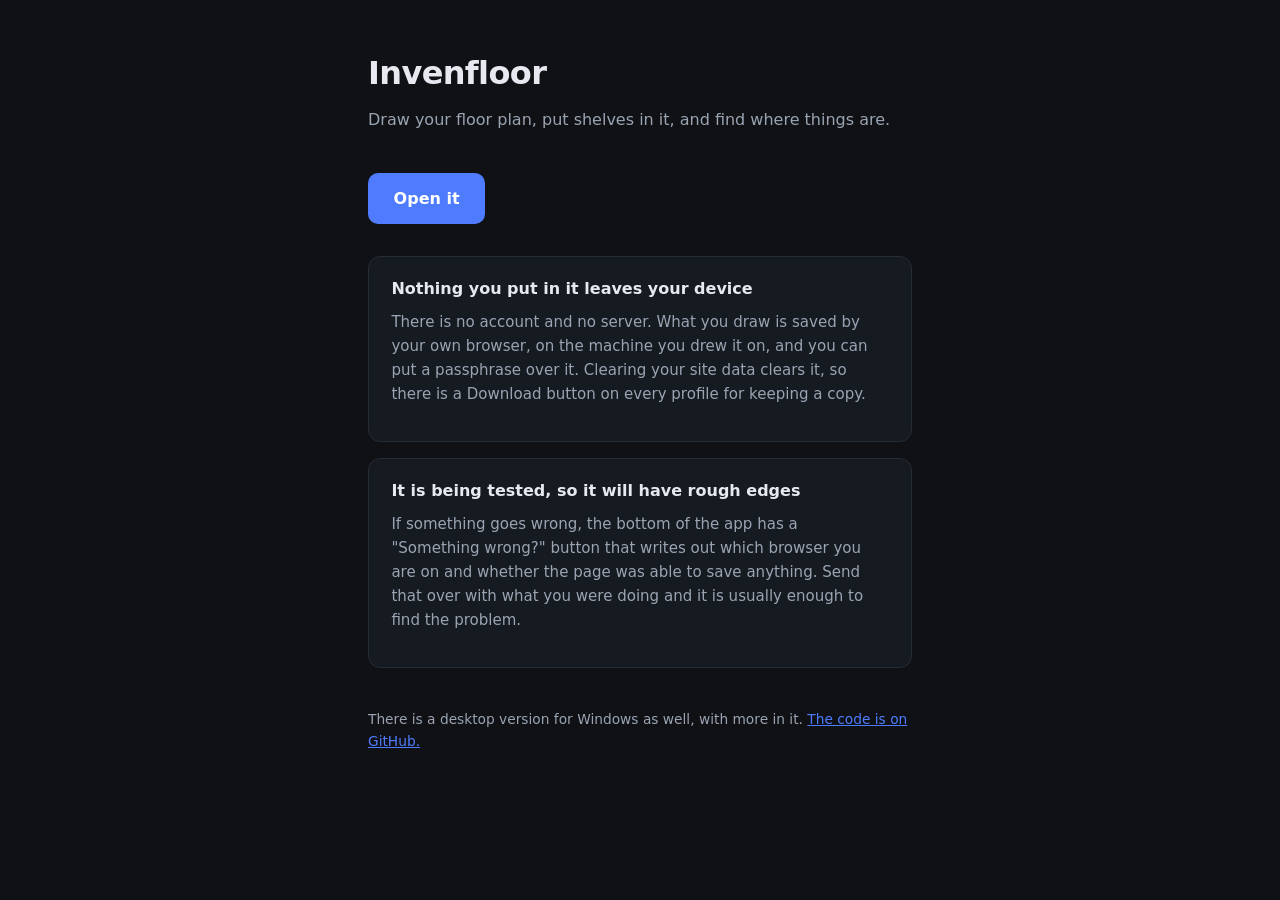
<file: index.html>
<!doctype html>
<html lang="en">
<head>
<meta charset="utf-8">
<meta name="viewport" content="width=device-width, initial-scale=1">
<meta name="color-scheme" content="dark light">
<title>Invenfloor</title>
<meta name="description" content="Draw your floor plan, put shelves in it, and
      find where things are. Everything stays in your own browser.">

<!--
  The front door, and the reason it exists is GitHub Pages.

  Pages will serve the root of a branch or a /docs folder, and nothing else.
  The app lives in web/, which is neither, so something at the root has to
  point at it. That could have been three lines of meta refresh.

  It is a page instead because of who follows the link. Somebody being asked
  to try this arrives knowing nothing, quite possibly on a phone, from a
  message that said "have a look at this". A bare redirect gives them an app
  with no idea what it is for or whether it is about to want their email
  address. A paragraph costs nothing and answers both.

  Styles are inline rather than shared with the app: this page has to work
  before anything else has loaded, and it is the page somebody sees if the
  rest of the site is broken.
-->
<style>
  :root {
    color-scheme: dark;
    --bg: #0f1115;
    --panel: #161a21;
    --text: #e6e9ef;
    --muted: #9aa4b2;
    --accent: #4f7cff;
    --border: #262c36;
  }
  * { box-sizing: border-box; }
  body {
    margin: 0;
    padding: 48px 20px;
    background: var(--bg);
    color: var(--text);
    font: 16px/1.6 system-ui, -apple-system, "Segoe UI", Roboto, sans-serif;
  }
  main { max-width: 34rem; margin: 0 auto; }
  h1 { font-size: 2rem; margin: 0 0 .25em; letter-spacing: -.02em; }
  .tagline { color: var(--muted); margin: 0 0 2rem; }
  p { margin: 0 0 1rem; }
  .muted { color: var(--muted); font-size: .94rem; }
  .go {
    display: inline-block;
    background: var(--accent);
    color: #fff;
    text-decoration: none;
    font-weight: 600;
    padding: .8em 1.6em;
    border-radius: 10px;
    margin: .5rem 0 2rem;
  }
  .go:hover { filter: brightness(1.1); }
  .card {
    background: var(--panel);
    border: 1px solid var(--border);
    border-radius: 12px;
    padding: 1.2rem 1.4rem;
    margin-bottom: 1rem;
  }
  .card h2 { font-size: 1rem; margin: 0 0 .5rem; }
  a { color: var(--accent); }
  footer { color: var(--muted); font-size: .86rem; margin-top: 2.5rem; }
</style>
</head>
<body>
<main>

  <h1>Invenfloor</h1>
  <p class="tagline">Draw your floor plan, put shelves in it, and find where
  things are.</p>

  <a class="go" href="web/">Open it</a>

  <div class="card">
    <h2>Nothing you put in it leaves your device</h2>
    <p class="muted">There is no account and no server. What you draw is saved
    by your own browser, on the machine you drew it on, and you can put a
    passphrase over it. Clearing your site data clears it, so there is a
    Download button on every profile for keeping a copy.</p>
  </div>

  <div class="card">
    <h2>It is being tested, so it will have rough edges</h2>
    <p class="muted">If something goes wrong, the bottom of the app has a
    "Something wrong?" button that writes out which browser you are on and
    whether the page was able to save anything. Send that over with what you
    were doing and it is usually enough to find the problem.</p>
  </div>

  <footer>
    There is a desktop version for Windows as well, with more in it.
    <a href="https://github.com/RealTotemG/Invenfloor">The code is on GitHub.</a>
  </footer>

</main>
</body>
</html>
</file>
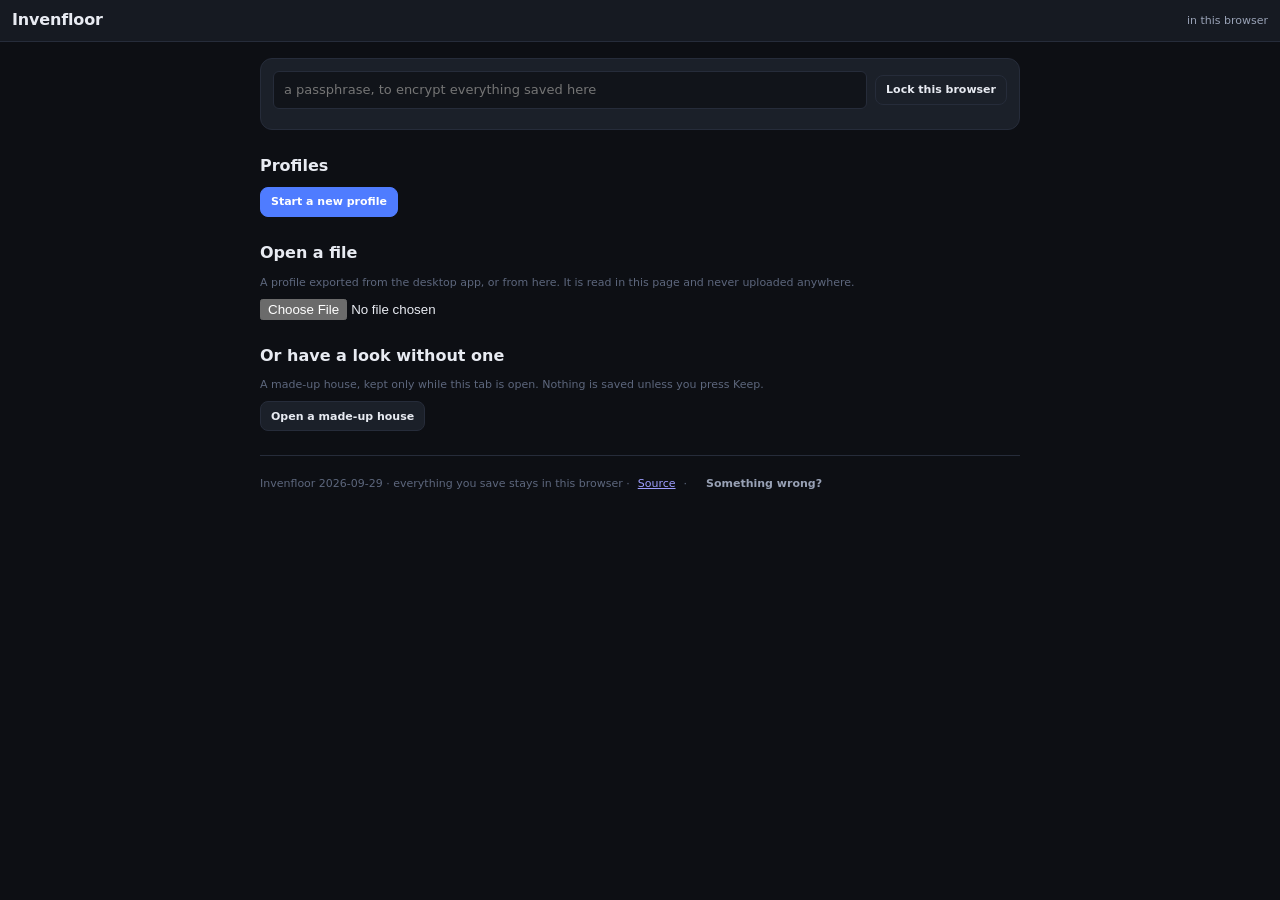
<file: web/index.html>
<!doctype html>
<html lang="en">
<head>
<meta charset="utf-8">
<meta name="viewport" content="width=device-width, initial-scale=1, viewport-fit=cover">
<meta name="color-scheme" content="dark">
<title>Invenfloor</title>
<meta name="description" content="Draw your floor plan, put shelves in it, and
      find where things are. Everything stays in your own browser.">

<!-- The icon, and the bits that let a phone keep this on its home screen.

     Worth the four lines: a stock count happens standing in the room holding
     a phone, and the difference between a bookmark and a home screen icon is
     whether anybody does it a second time. With the manifest below, Add to
     Home Screen on Android gives a proper standalone window with no browser
     chrome; apple-touch-icon is the same job on iOS, which ignores the
     manifest's icons and reads this instead.

     theme-color paints the phone's own status bar to match the app, so the
     top inch of the screen stops being a white stripe over a dark page. -->
<link rel="icon" href="invenfloor.png">
<link rel="apple-touch-icon" href="invenfloor.png">
<link rel="manifest" href="app.webmanifest">
<meta name="theme-color" content="#0d0f14">

<link rel="stylesheet" href="app.css">

<!--
  Invenfloor in a browser.

  THIS WILL NOT WORK IF YOU DOUBLE-CLICK IT.
  ------------------------------------------
  Opening it from Explorer gives the browser a file:// address, and browsers
  refuse to load ES modules over file:// for security reasons. The error in
  the console says "CORS policy" and has nothing to do with the code.

  In VS Code: install the Live Server extension, right-click this file and
  choose "Open with Live Server". Or put the folder on GitHub Pages, which is
  what the README next door explains.

  Every path in here and in the scripts is relative, so this works the same
  served from the root of a domain or from a folder inside one.

  dev.html next door is the workbench that checks the pieces underneath this.
-->
</head>
<body>

<div id="app">
  <!-- Every screen lives in here and is built by app.js. The markup is this
       short on purpose: one place that puts elements on the page beats markup
       here and more of it in the script, which is how a page ends up with two
       ideas about what it currently shows.

       What is inside it now is what somebody sees while the scripts load, and
       for good if they never do. A blank page gives a visitor nothing to do
       and gives you nothing to go on, so it says which of the two likely
       reasons it is. -->
  <noscript>
    <div class="pad"><div class="limit">
      <h1>Invenfloor</h1>
      <p class="note">This page is the whole program, so it needs JavaScript
      switched on. Nothing is sent anywhere either way: everything you make
      here is saved in your own browser and never uploaded.</p>
    </div></div>
  </noscript>
</div>

<script type="module" src="app.js"></script>

<script>
// If the module above never runs, the page sits there empty and a visitor has
// no way to tell a broken link from an old browser. ES modules are ignored
// outright by browsers that do not support them, and a network or path
// problem fails just as quietly, so this waits a moment and then says so.
//
// Deliberately not a module itself: it has to run in exactly the browsers
// that would not run the one above.
setTimeout(function () {
  var app = document.getElementById("app");
  if (app.querySelector(".screen") || app.querySelector(".bar")) return;
  app.innerHTML =
    '<div class="pad"><div class="limit">' +
    '<h1>Invenfloor</h1>' +
    '<p class="note">This did not start. Two things cause that almost every ' +
    'time: a browser more than a few years old, or the page having been ' +
    'opened straight off a disk instead of from a web address. Trying it in ' +
    'an up-to-date Chrome, Firefox, Safari or Edge fixes most of it.</p>' +
    '</div></div>';
}, 8000);
</script>
</body>
</html>
</file>
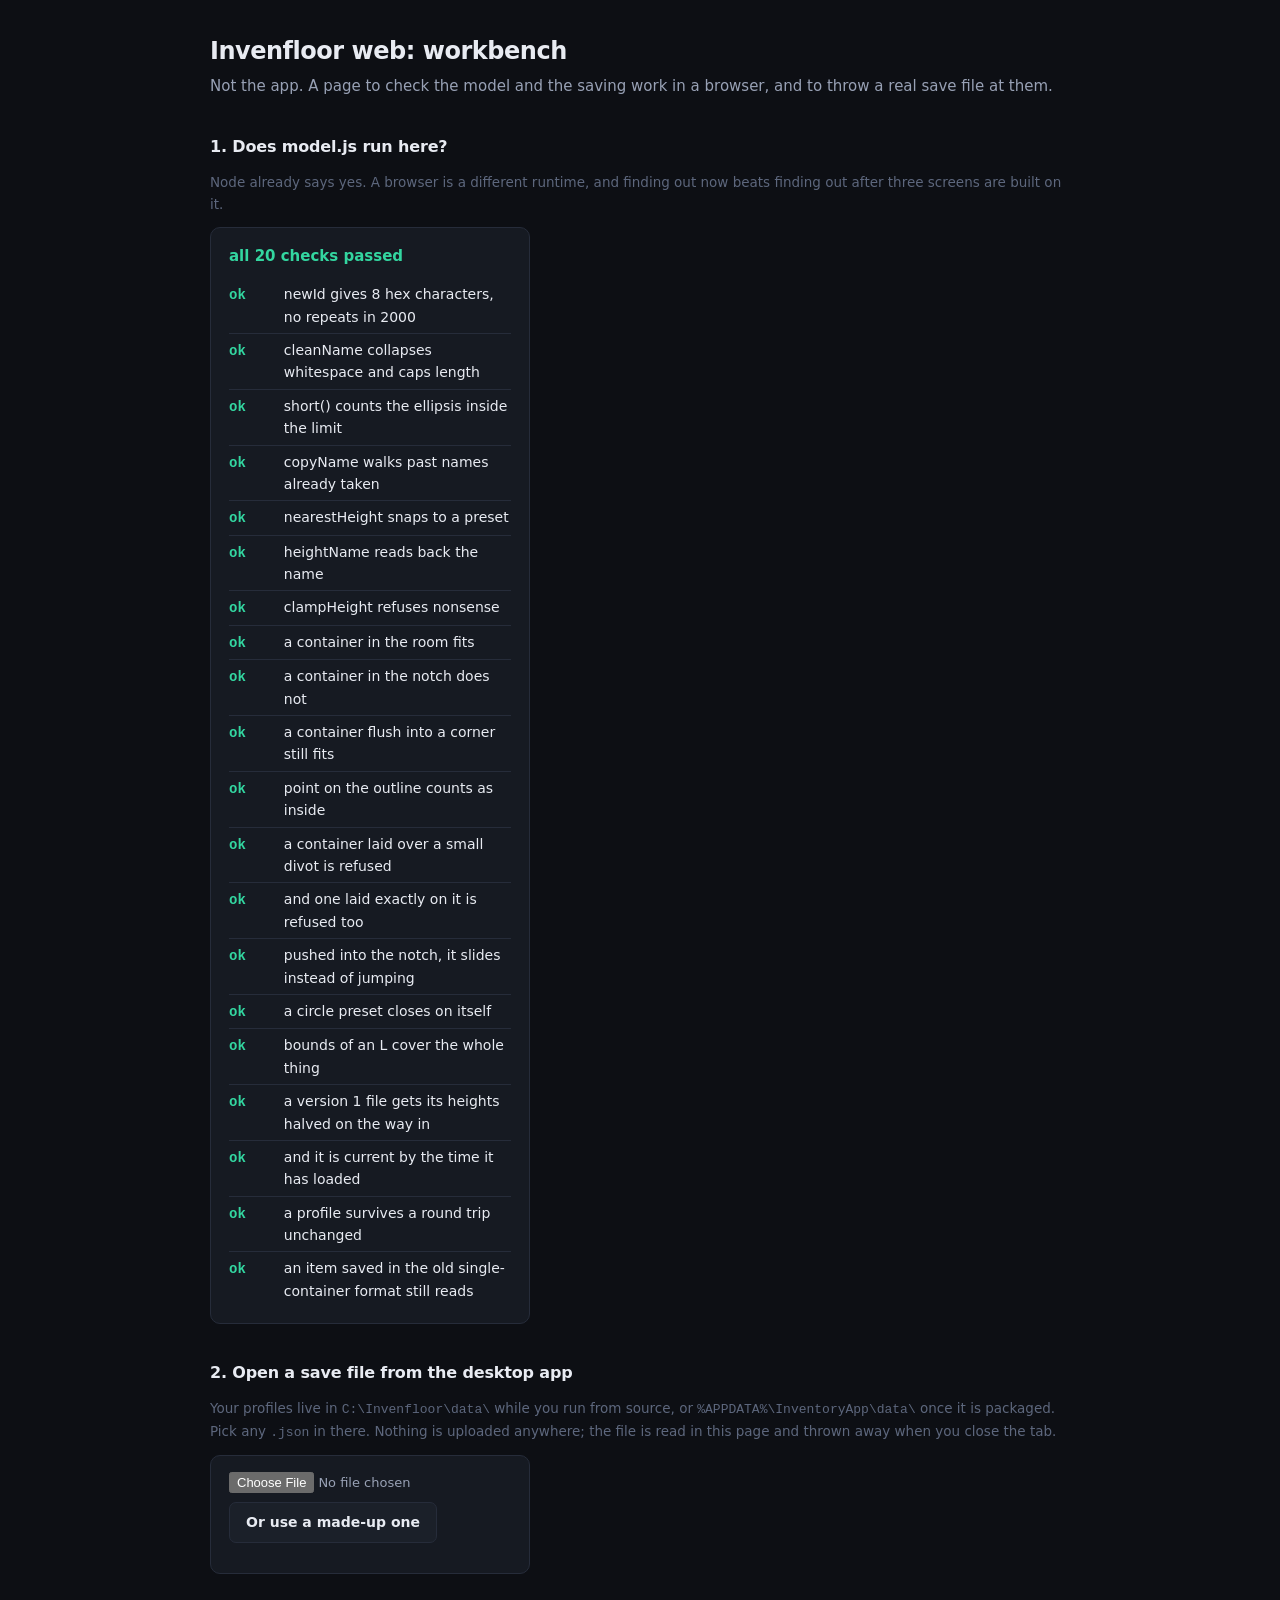
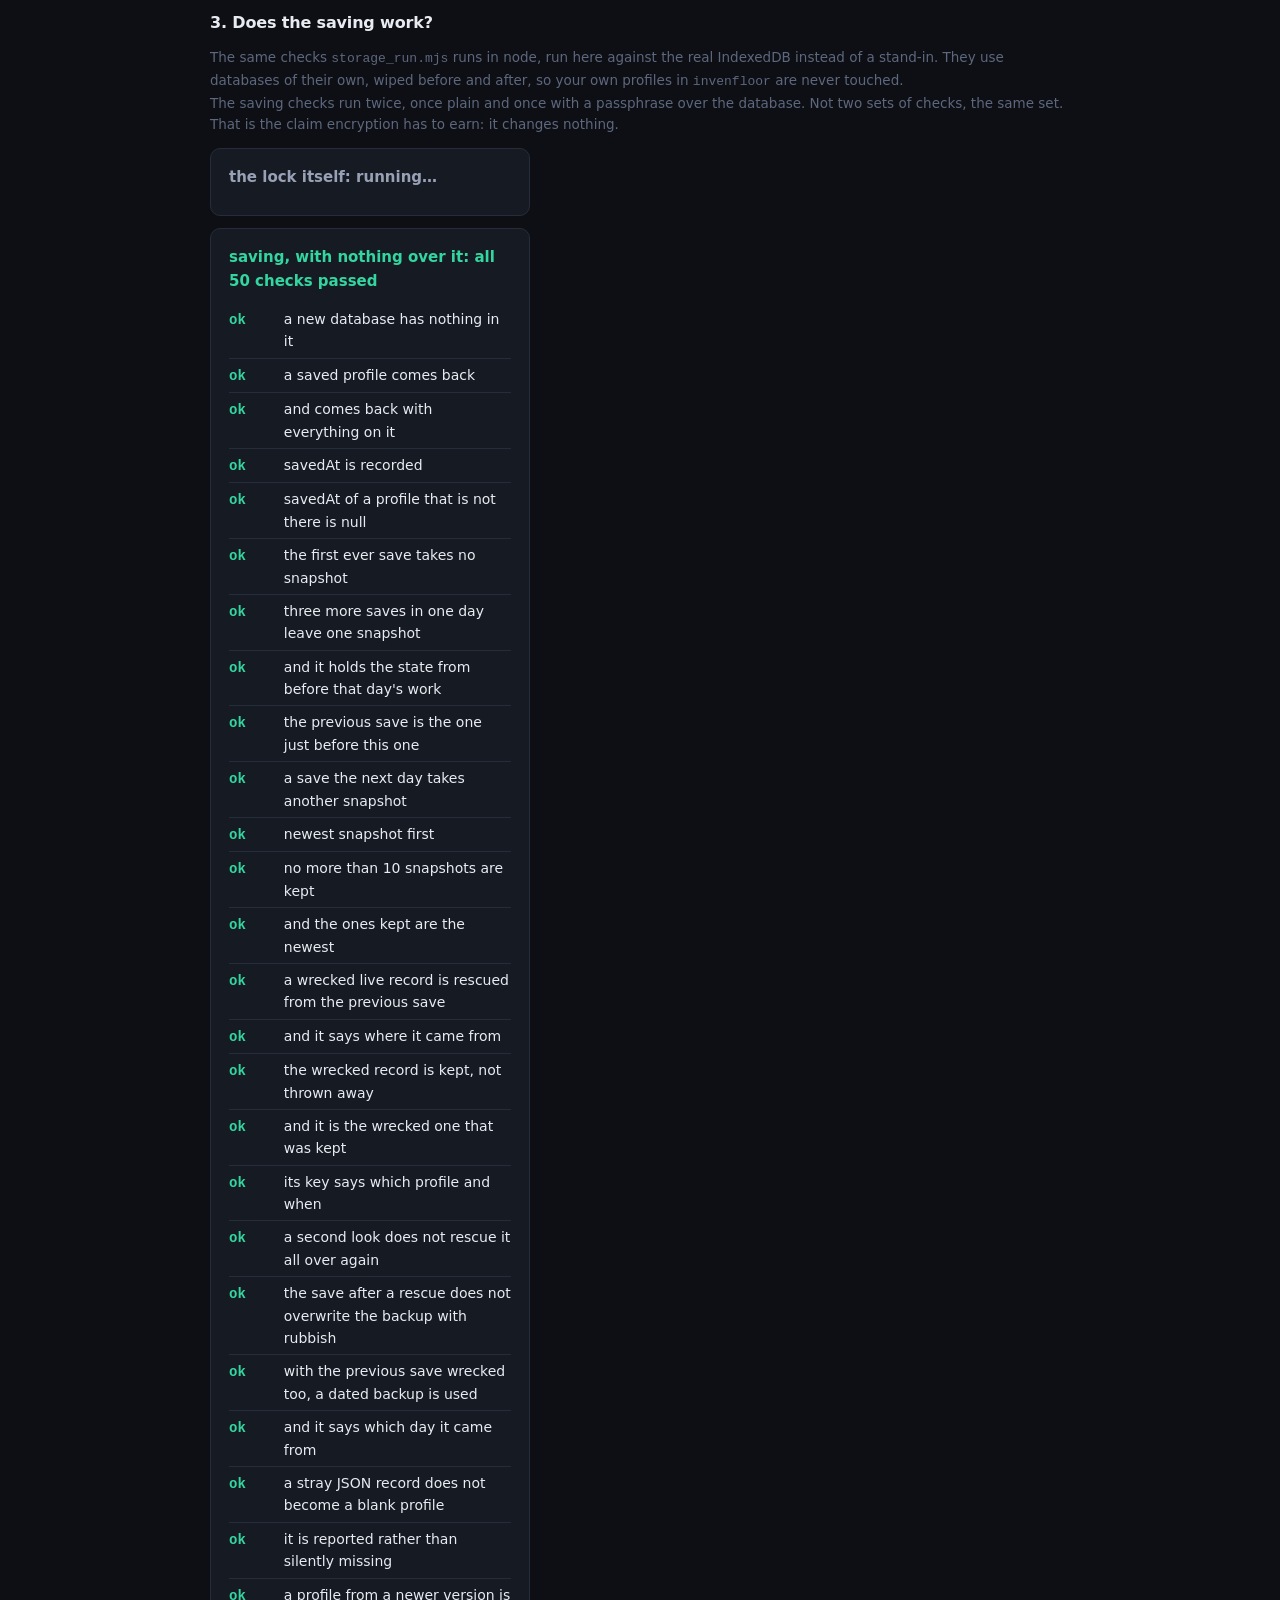
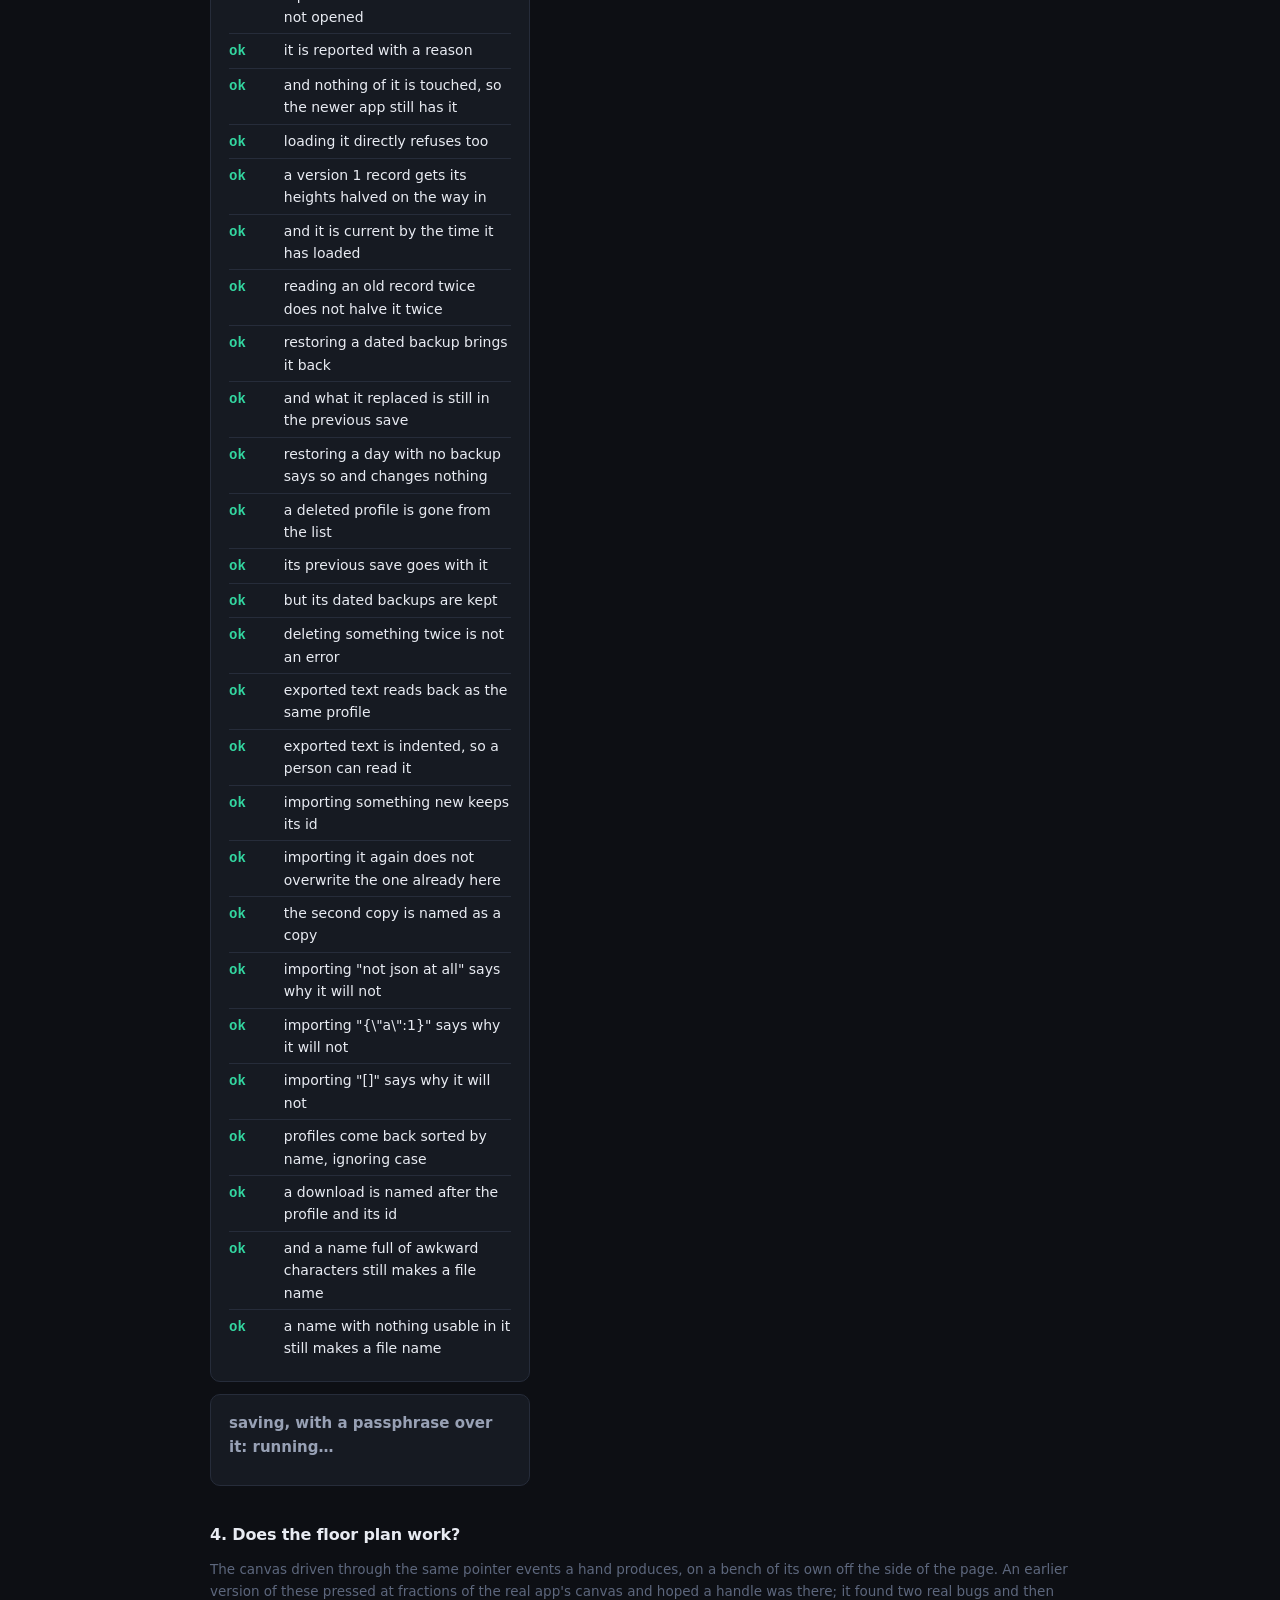
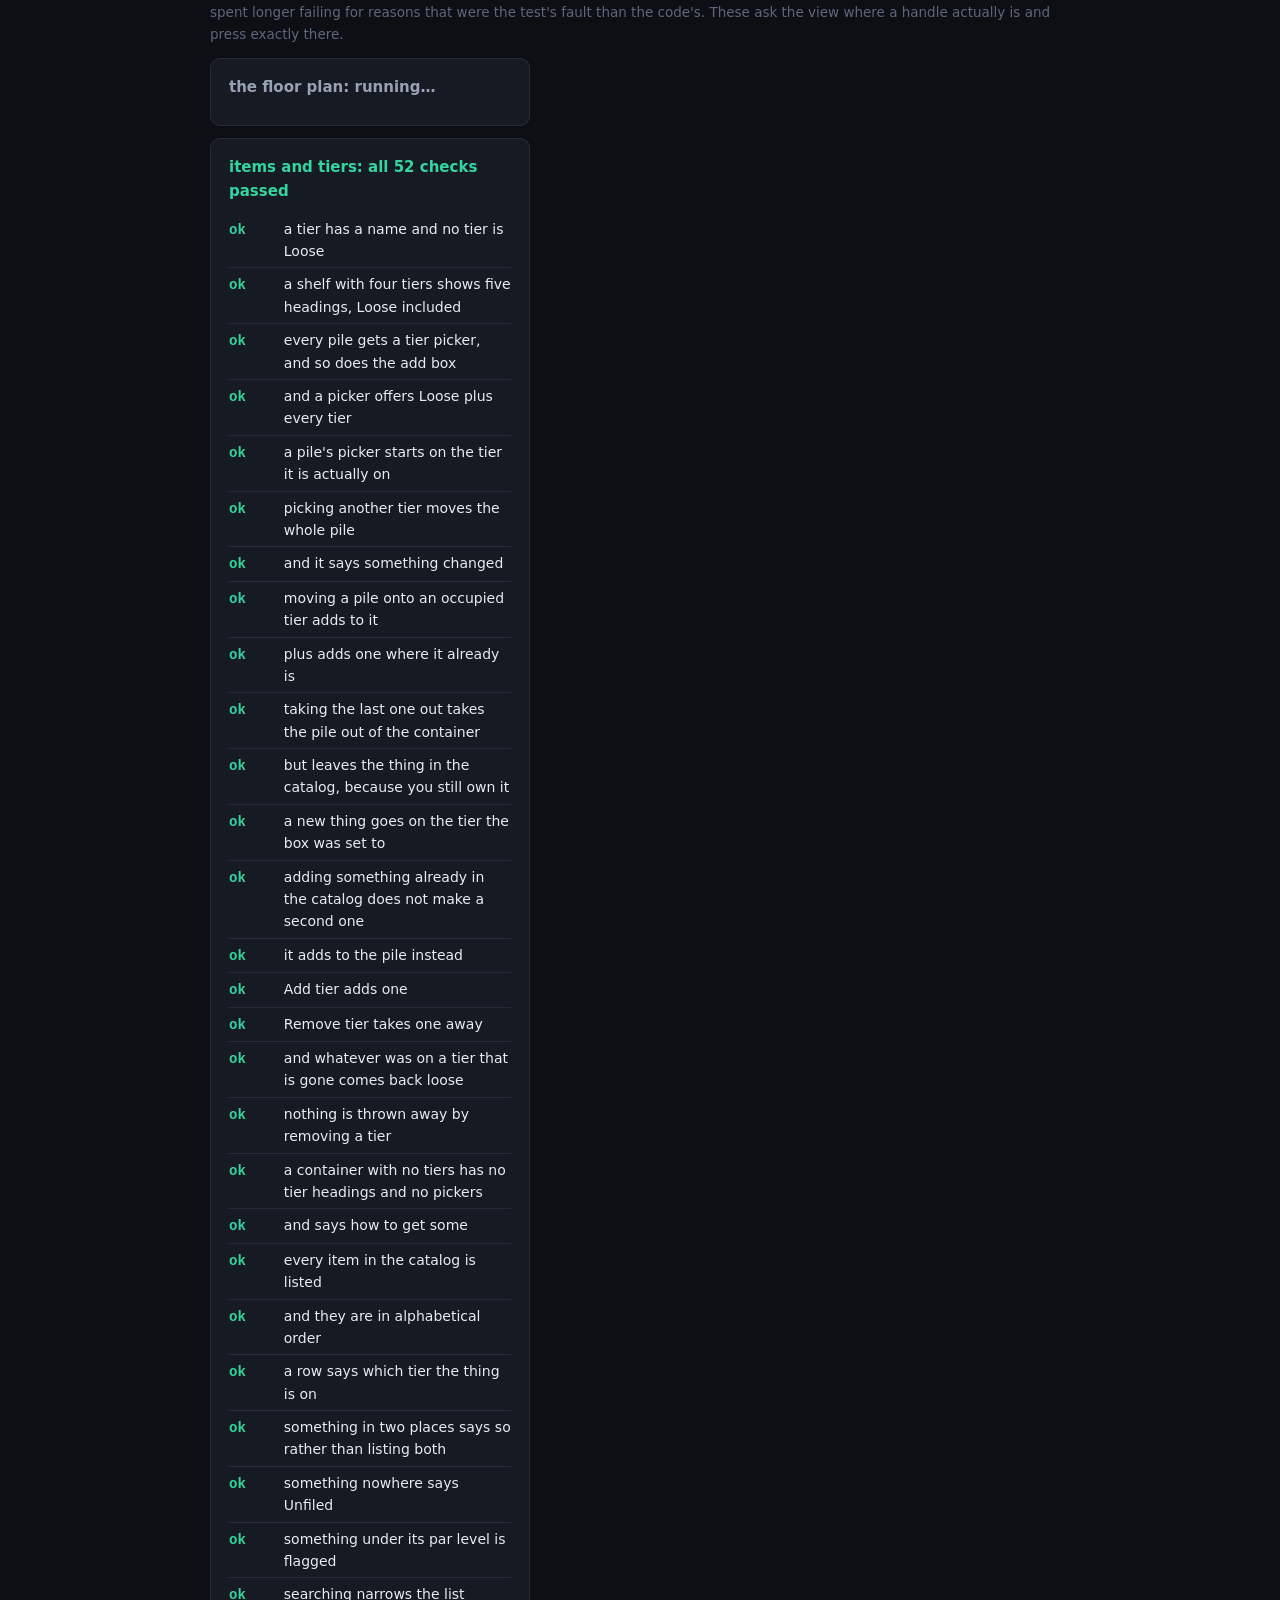
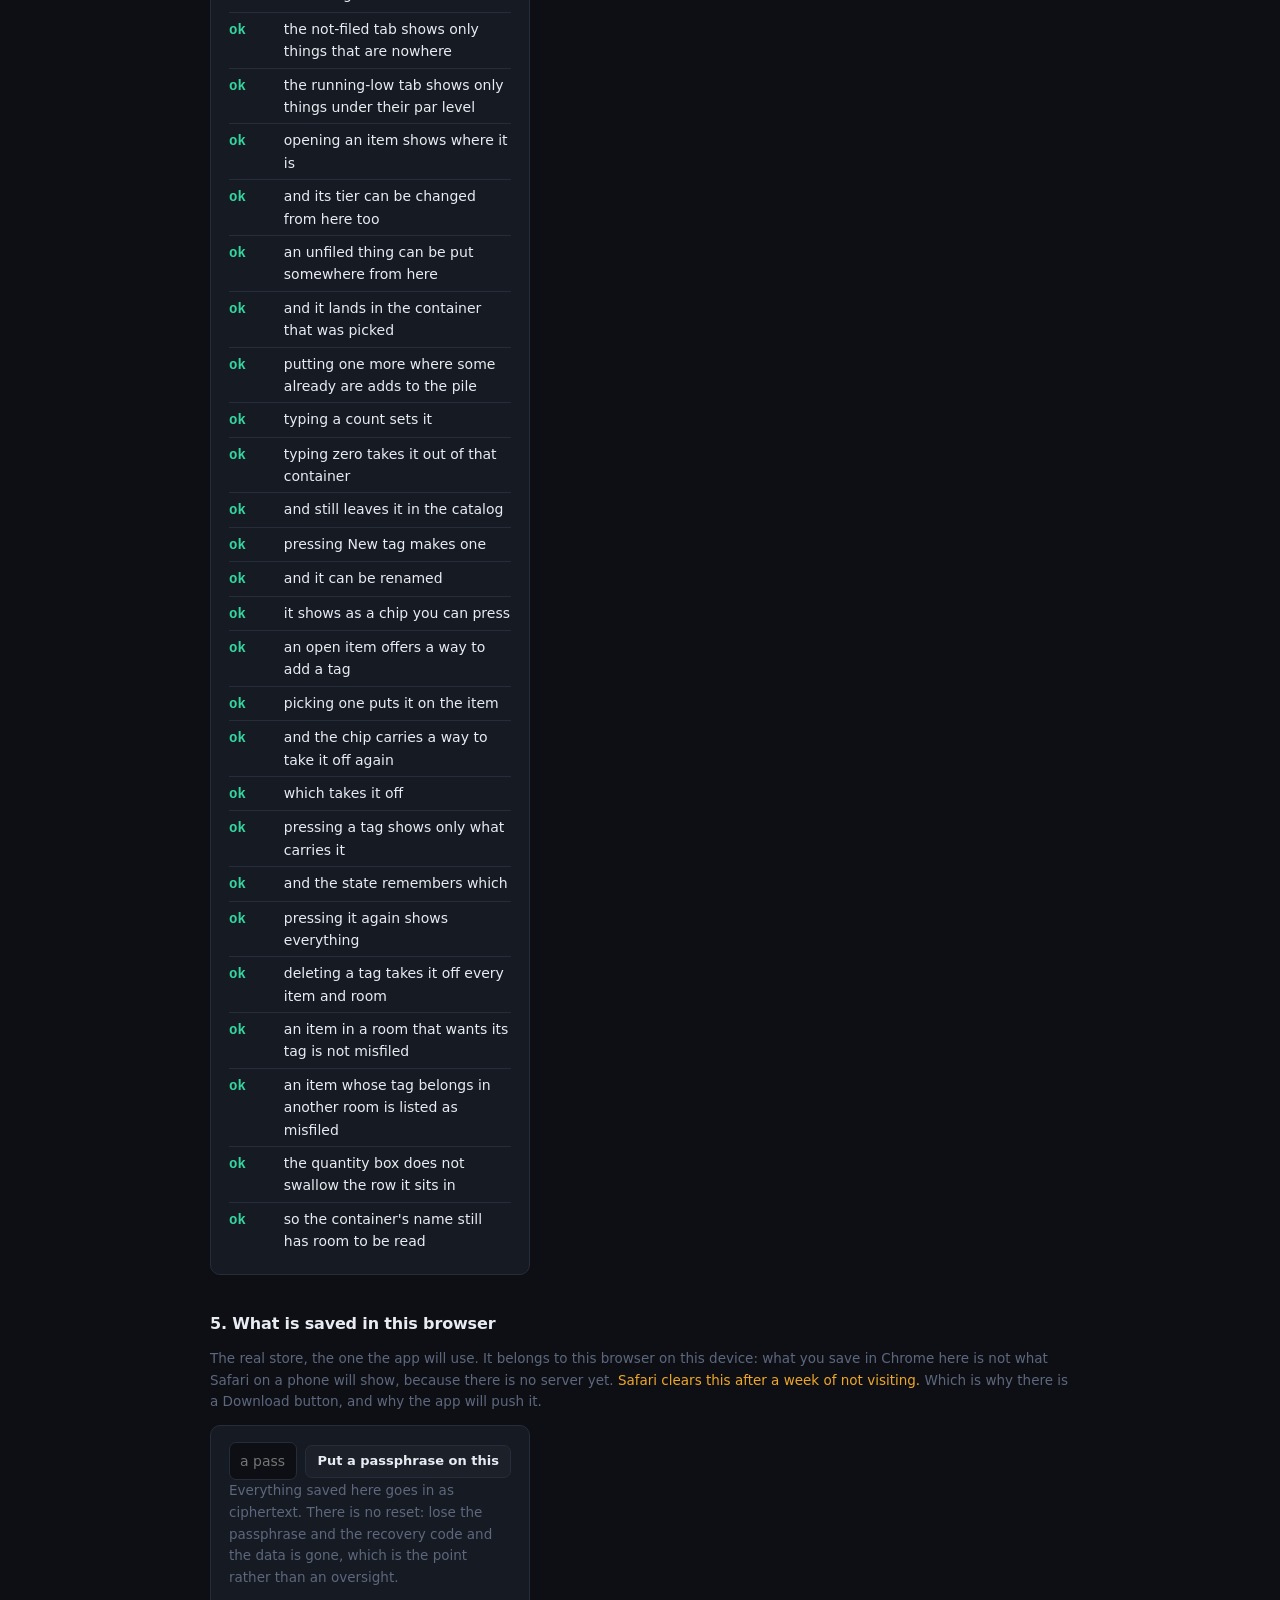
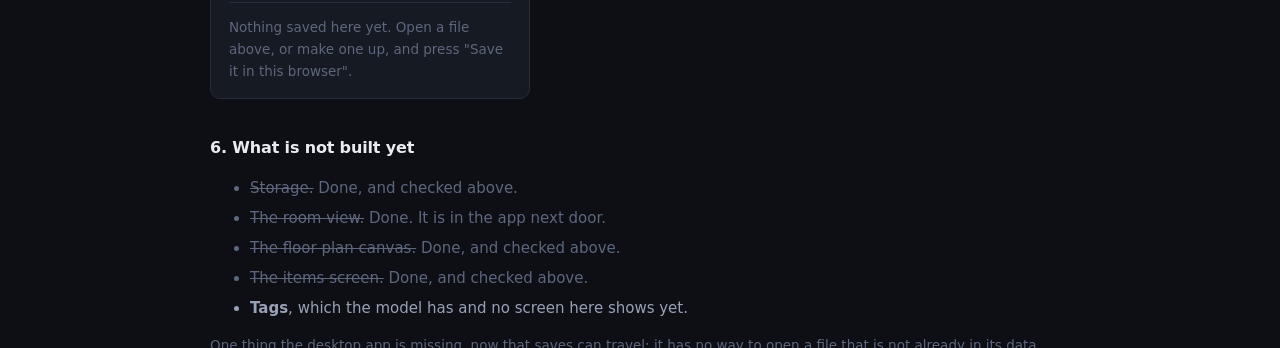
<file: web/dev.html>
<!doctype html>
<html lang="en">
<head>
<meta charset="utf-8">
<meta name="viewport" content="width=device-width, initial-scale=1">
<title>Invenfloor web: workbench</title>

<!--
  A workbench, not the app. The app is index.html, next door.

  Three jobs. It proves model.js works in a real browser rather than only in
  node, which is not the same thing and is worth knowing before anything is
  built on top of it. It reads a save file from the desktop app, which is the
  claim that matters most: the same file, both programs. And it runs the
  storage checks against the real IndexedDB, which node can only pretend to
  have.

  THIS WILL NOT WORK IF YOU DOUBLE-CLICK IT.
  ------------------------------------------
  Opening it from Explorer gives the browser a file:// address, and browsers
  refuse to load ES modules over file:// for security reasons. The error in
  the console says "CORS policy" and has nothing to do with your code.

  Serve it instead. In VS Code, install the Live Server extension, then
  right-click this file and choose "Open with Live Server".
-->

<!-- The app's own stylesheet, first, so that anything this page styles for
     itself still wins underneath.

     It was not here at all until now, and that was quietly a problem: the
     checks below build real bits of the app in a bench on this page and ask
     questions about them, and without this they were doing it under a
     completely different set of rules. Any check about what something looks
     like or how wide it is was answering about the workbench rather than the
     app, which is worse than not asking. -->
<link rel="stylesheet" href="app.css">

<style>
:root {
  color-scheme: dark;
  --ink: #0d0f14; --panel: #161a22; --card: #1b2029;
  --line: #262c3a; --text: #e8ebf2; --dim: #98a1b5; --faint: #5d677d;
  --accent: #4f7cff; --good: #33d6a0; --bad: #f2555a; --warn: #f0a726;
  --mono: ui-monospace, "Cascadia Mono", "SF Mono", Menlo, monospace;
}
* { box-sizing: border-box; }
body {
  margin: 0; padding: 32px 24px 64px;
  background: var(--ink); color: var(--text);
  font: 15px/1.6 system-ui, -apple-system, "Segoe UI", sans-serif;
}
.wrap { max-width: 860px; margin: 0 auto; }
h1 { font-size: 24px; margin: 0 0 4px; letter-spacing: -.02em; }
h2 { font-size: 16px; margin: 36px 0 12px; letter-spacing: -.01em; }
.sub { color: var(--dim); margin: 0 0 8px; }
.note { color: var(--faint); font-size: 13.5px; }
code, .mono { font-family: var(--mono); font-size: 13px; }

.panel {
  background: var(--panel); border: 1px solid var(--line);
  border-radius: 10px; padding: 16px 18px; margin-top: 12px;
}
.tally { font-size: 15px; font-weight: 600; margin: 0 0 10px; }
.tally.pass { color: var(--good); }
.tally.fail { color: var(--bad); }
.tally.busy { color: var(--dim); }

ul.checks { list-style: none; margin: 0; padding: 0; }
ul.checks li {
  display: flex; gap: 10px; align-items: baseline;
  padding: 5px 0; border-top: 1px solid var(--line); font-size: 14px;
}
ul.checks li:first-child { border-top: 0; }
.mark { font-family: var(--mono); font-weight: 700; flex: none; width: 3.2em; }
.mark.ok { color: var(--good); }
.mark.no { color: var(--bad); }
/* A failure's reason can be a stack trace. min-width: 0 is what lets a flex
   item shrink below the width of its own content, and without it a long line
   pushes the whole panel sideways. */
.why { color: var(--faint); font-family: var(--mono); font-size: 12px;
       white-space: pre-wrap; min-width: 0; overflow-wrap: anywhere; }

input[type=file] { font: inherit; font-size: 13px; color: var(--dim); }
button {
  font: inherit; font-size: 14px; font-weight: 600;
  background: var(--accent); color: #fff; border: 0;
  border-radius: 7px; padding: 8px 16px; cursor: pointer;
}
button.ghost { background: var(--card); color: var(--text); border: 1px solid var(--line); }
button.small { font-size: 13px; padding: 5px 11px; }
.row { display: flex; flex-wrap: wrap; gap: 8px; align-items: center; }

table { width: 100%; border-collapse: collapse; font-size: 13.5px; }
th, td { text-align: left; padding: 6px 10px 6px 0; border-top: 1px solid var(--line); }
th { color: var(--faint); font-weight: 500; font-size: 12px; text-transform: uppercase;
     letter-spacing: .08em; border-top: 0; }
td.num { font-family: var(--mono); font-variant-numeric: tabular-nums; }
.swatch { display: inline-block; width: 10px; height: 10px; border-radius: 2px;
          margin-right: 7px; vertical-align: baseline; }
.todo li { color: var(--dim); margin-bottom: 6px; }
.todo li.done { color: var(--faint); }
.warn { color: var(--warn); }

.lock { border-bottom: 1px solid var(--line); padding-bottom: 14px; }
.lock input[type=text], .lock input[type=password] {
  font: inherit; font-size: 14px; background: var(--ink); color: var(--text);
  border: 1px solid var(--line); border-radius: 7px; padding: 7px 10px;
  /* Flex items will not shrink below the width of their own content, and an
     input's content width comes from its size attribute. Without these two a
     long panel pushes the whole page sideways on a phone. */
  min-width: 0; flex: 1 1 0; width: 0;
}
.code {
  font-family: var(--mono); font-size: 18px; letter-spacing: .06em;
  color: var(--good); background: var(--ink); border: 1px solid var(--good);
  border-radius: 7px; padding: 10px 14px; margin: 10px 0 4px;
  display: inline-block; overflow-wrap: anywhere;
}
</style>
</head>
<body>
<div class="wrap">

  <h1>Invenfloor web: workbench</h1>
  <p class="sub">Not the app. A page to check the model and the saving work in
     a browser, and to throw a real save file at them.</p>

  <h2>1. Does model.js run here?</h2>
  <p class="note">Node already says yes. A browser is a different runtime, and
     finding out now beats finding out after three screens are built on it.</p>
  <div class="panel">
    <p class="tally busy" id="tally">running…</p>
    <ul class="checks" id="checks"></ul>
  </div>

  <h2>2. Open a save file from the desktop app</h2>
  <p class="note">
    Your profiles live in <code>C:\Invenfloor\data\</code> while you run from
    source, or <code>%APPDATA%\InventoryApp\data\</code> once it is packaged.
    Pick any <code>.json</code> in there. Nothing is uploaded anywhere; the
    file is read in this page and thrown away when you close the tab.
  </p>
  <div class="panel">
    <div class="row">
      <input type="file" id="pick" accept=".json,application/json">
      <button class="ghost" id="sample">Or use a made-up one</button>
    </div>
    <div id="loaded" style="margin-top:14px"></div>
  </div>

  <h2>3. Does the saving work?</h2>
  <p class="note">
    The same checks <code>storage_run.mjs</code> runs in node, run here against
    the real IndexedDB instead of a stand-in. They use databases of their own,
    wiped before and after, so your own profiles in <code>invenfloor</code> are
    never touched.
  </p>
  <p class="note">
    The saving checks run twice, once plain and once with a passphrase over the
    database. Not two sets of checks, the same set. That is the claim
    encryption has to earn: it changes nothing.
  </p>
  <div class="panel">
    <p class="tally busy" id="vaultTally">the lock itself: running…</p>
    <ul class="checks" id="vaultChecks"></ul>
  </div>
  <div class="panel">
    <p class="tally busy" id="storeTally">saving, with nothing over it: running…</p>
    <ul class="checks" id="storeChecks"></ul>
  </div>
  <div class="panel">
    <p class="tally busy" id="lockedTally">saving, with a passphrase over it: running…</p>
    <ul class="checks" id="lockedChecks"></ul>
  </div>

  <h2>4. Does the floor plan work?</h2>
  <p class="note">
    The canvas driven through the same pointer events a hand produces, on a
    bench of its own off the side of the page. An earlier version of these
    pressed at fractions of the real app's canvas and hoped a handle was
    there; it found two real bugs and then spent longer failing for reasons
    that were the test's fault than the code's. These ask the view where a
    handle actually is and press exactly there.
  </p>
  <div class="panel">
    <p class="tally busy" id="floorTally">the floor plan: running…</p>
    <ul class="checks" id="floorChecks"></ul>
  </div>
  <div class="panel">
    <p class="tally busy" id="itemsTally">items and tiers: running…</p>
    <ul class="checks" id="itemsChecks"></ul>
  </div>

  <h2>5. What is saved in this browser</h2>
  <p class="note">
    The real store, the one the app will use. It belongs to this browser on
    this device: what you save in Chrome here is not what Safari on a phone
    will show, because there is no server yet.
    <span class="warn">Safari clears this after a week of not visiting.</span>
    Which is why there is a Download button, and why the app will push it.
  </p>
  <div class="panel">
    <div id="lock" class="lock"></div>
    <div id="stored" style="margin-top:14px">reading…</div>
  </div>

  <h2>6. What is not built yet</h2>
  <ul class="todo">
    <li class="done"><s>Storage.</s> Done, and checked above.</li>
    <li class="done"><s>The room view.</s> Done. It is in the app next door.</li>
    <li class="done"><s>The floor plan canvas.</s> Done, and checked above.</li>
    <li class="done"><s>The items screen.</s> Done, and checked above.</li>
    <li><b>Tags</b>, which the model has and no screen here shows yet.</li>
  </ul>
  <p class="note">
    One thing the desktop app is missing, now that saves can travel: it has no
    way to open a file that is not already in its data folder. Until it does,
    a profile downloaded here goes over by renaming it to just its id,
    <code>a3f9c1d2.json</code>, and dropping it in <code>data\</code>.
  </p>
</div>

<script type="module">
import * as M from "./model.js";
import * as S from "./storage.js";
import { runStorageChecks, runVaultChecks } from "./storage_checks.js";
import { runFloorChecks } from "./floor_checks.js";
import { runItemsChecks } from "./items_checks.js";

const escape = text => String(text).replace(/[<>&]/g,
  c => ({ "<": "&lt;", ">": "&gt;", "&": "&amp;" }[c]));

/** Draw a list of { label, ok, why } into a tally and a list. */
function report(tallyId, listId, results, title = "") {
  const passed = results.filter(r => r.ok).length;
  const tally = document.getElementById(tallyId);
  tally.textContent = (title ? `${title}: ` : "") + (passed === results.length
    ? `all ${results.length} checks passed`
    : `${results.length - passed} of ${results.length} FAILED`);
  tally.className = "tally " + (passed === results.length ? "pass" : "fail");

  document.getElementById(listId).innerHTML = results.map(r =>
    `<li><span class="mark ${r.ok ? "ok" : "no"}">${r.ok ? "ok" : "FAIL"}</span>`
    + `<span>${escape(r.label)}</span>`
    + (r.why && !r.ok ? `<span class="why">${escape(r.why)}</span>` : "")
    + `</li>`).join("");
}

// ---------------------------------------------------------------------------
// 1. Does the model run here
// ---------------------------------------------------------------------------
const results = [];
const check = (label, ok, why = "") => results.push({ label, ok, why });
const near = (a, b) => Math.abs(a - b) < 1e-9;

try {
  // ids and names
  const ids = new Set(Array.from({ length: 2000 }, () => M.newId()));
  check("newId gives 8 hex characters, no repeats in 2000",
        ids.size === 2000 && [...ids].every(i => /^[0-9a-f]{8}$/.test(i)),
        `${ids.size} distinct`);
  check("cleanName collapses whitespace and caps length",
        M.cleanName("  a   b  ") === "a b" && M.cleanName("x".repeat(60)).length === 40);
  check("short() counts the ellipsis inside the limit",
        M.short("Upstairs hallway closet", 10) === "Upstairs\u2026"
        && M.short("Upstairs hallway closet", 10).length === 9,
        JSON.stringify(M.short("Upstairs hallway closet", 10)));
  check("copyName walks past names already taken",
        M.copyName("Kitchen", ["kitchen copy"]) === "Kitchen copy 2");

  // heights
  check("nearestHeight snaps to a preset", M.nearestHeight(41) === 50);
  check("heightName reads back the name", M.heightName(83) === "Full height");
  check("clampHeight refuses nonsense", M.clampHeight("oops") === 30
        && M.clampHeight("nan") === 30 && M.clampHeight(999) === 120);

  // geometry, on the L that caused the trouble
  const L = { points: M.lShapePoints(400, 300) };
  check("a container in the room fits", M.roomContainsRect(L, 20, 20, 100, 80));
  check("a container in the notch does not",
        !M.roomContainsRect(L, 260, 20, 100, 80));
  check("a container flush into a corner still fits",
        M.roomContainsRect(L, 0, 0, 100, 80));
  check("point on the outline counts as inside",
        M.pointInPolygon(L.points, 0, 0) && M.pointInPolygon(L.points, 200, 0));

  // the fireplace
  const divot = { points: [[0,0],[400,0],[400,300],[230,300],
                           [230,250],[170,250],[170,300],[0,300]] };
  check("a container laid over a small divot is refused",
        !M.roomContainsRect(divot, 160, 240, 80, 70));
  check("and one laid exactly on it is refused too",
        !M.roomContainsRect(divot, 170, 250, 60, 50));

  // sliding along a wall
  const moved = M.fitInRoom(L, 300, 20, 100, 80, [20, 20, 100, 80]);
  check("pushed into the notch, it slides instead of jumping",
        M.roomContainsRect(L, moved[0], moved[1], moved[2], moved[3]),
        `landed at ${moved[0]}, ${moved[1]}`);

  // shapes
  check("a circle preset closes on itself",
        M.circlePoints(200, 200).length === 20
        && near(M.circlePoints(200, 200)[0][0], 200));
  check("bounds of an L cover the whole thing",
        JSON.stringify(M.boundsOf(L)) === JSON.stringify([0, 0, 400, 300]));

  // the save format
  const raw = { id: "p1", name: "Old file", schema: 1, floors: [{ id: "f1",
    rooms: [{ id: "r1", points: M.rectanglePoints(400, 300),
              containers: [{ id: "c1", height: 60 }] }] }] };
  const loaded = M.Profile.fromDict(structuredClone(raw));
  check("a version 1 file gets its heights halved on the way in",
        loaded.floors[0].rooms[0].containers[0].height === 30,
        `height came out ${loaded.floors[0].rooms[0].containers[0].height}`);
  // Loading migrates in place, so the profile is already current by the
  // time it exists. There is no moment where it is a loaded-but-old thing.
  check("and it is current by the time it has loaded",
        loaded.schema === M.SCHEMA && loaded.toDict().schema === M.SCHEMA,
        `schema came out ${loaded.schema}`);

  const trip = M.Profile.fromDict(structuredClone(loaded.toDict())).toDict();
  check("a profile survives a round trip unchanged",
        JSON.stringify(trip) === JSON.stringify(loaded.toDict()));

  const item = M.Item.fromDict({ id: "i1", name: "Old", container_id: "cX", quantity: 7 });
  check("an item saved in the old single-container format still reads",
        item.placements.length === 1 && item.totalQuantity() === 7);
} catch (error) {
  check("model.js loaded and ran", false, String(error));
}
report("tally", "checks", results);

// ---------------------------------------------------------------------------
// 2. Reading a real save file
// ---------------------------------------------------------------------------
const where = document.getElementById("loaded");
let showing = null;          // the profile currently described, for the buttons

function describe(profile, source) {
  showing = profile;
  const rooms = [...profile.allRooms()];
  const containers = [...profile.allContainers()];

  // The claim worth testing: what goes out is what came in.
  const again = M.Profile.fromDict(structuredClone(profile.toDict())).toDict();
  const stable = JSON.stringify(again) === JSON.stringify(profile.toDict());

  // And the same claim through the exported text, which is the form it
  // travels in. A round trip in memory can pass while the text loses
  // something, so both are worth asking.
  let throughText = false;
  try {
    throughText = JSON.stringify(S.readExport(S.exportText(profile)).toDict())
                  === JSON.stringify(profile.toDict());
  } catch { /* leave it false, the line below says so */ }

  where.innerHTML = `
    <p class="tally ${stable && throughText ? "pass" : "fail"}">
      ${escape(source)} read ${stable && throughText
        ? "and survives a round trip, in memory and through a file"
        : (stable ? "BUT CHANGES WHEN WRITTEN OUT AND READ BACK"
                  : "BUT CHANGES ON A ROUND TRIP")}
    </p>
    <table>
      <tr><th>Profile</th><th>Floors</th><th>Rooms</th><th>Containers</th>
          <th>Items</th><th>Filed</th><th>Schema</th></tr>
      <tr>
        <td><span class="swatch" style="background:${escape(profile.color)}"></span>
            ${escape(M.short(profile.name, 28))}</td>
        <td class="num">${profile.floors.length}</td>
        <td class="num">${rooms.length}</td>
        <td class="num">${containers.length}</td>
        <td class="num">${profile.items.length}</td>
        <td class="num">${profile.items.filter(i => !i.isUnfiled()).length}</td>
        <td class="num">${profile.schema}</td>
      </tr>
    </table>
    ${rooms.length ? `<table style="margin-top:14px">
      <tr><th>Floor</th><th>Room</th><th>Corners</th><th>Size</th><th>Containers</th></tr>
      ${rooms.slice(0, 12).map(([floor, room]) => {
        const [, , w, h] = room.bounds();
        return `<tr>
          <td>${escape(M.short(floor.name, 18))}</td>
          <td><span class="swatch" style="background:${escape(room.color)}"></span>
              ${escape(M.short(room.name, 20))}</td>
          <td class="num">${room.points.length}</td>
          <td class="num">${Math.round(w)} x ${Math.round(h)}</td>
          <td class="num">${room.containers.length}</td>
        </tr>`;
      }).join("")}
    </table>` : ""}
    ${rooms.length > 12 ? `<p class="note">and ${rooms.length - 12} more rooms</p>` : ""}
    <div class="row" style="margin-top:14px">
      <button class="ghost small" id="keep">Save it in this browser</button>
      <button class="ghost small" id="send">Download it as a save file</button>
    </div>
    <p class="note" id="kept"></p>
  `;

  document.getElementById("send").addEventListener("click", () => {
    S.download(showing);
  });
  document.getElementById("keep").addEventListener("click", async () => {
    const said = document.getElementById("kept");
    if (!store) {
      said.textContent = "There is nowhere to save it. See section 4.";
      return;
    }
    try {
      // Through the text on the way in, which is what importing is, so a
      // profile that arrived from a file does not keep its id and quietly
      // replace one already here.
      const saved = await store.importProfile(S.exportText(showing));
      said.textContent = `Saved as ${saved.name}. It is in section 4, and it `
                       + `will still be there after a reload.`;
      await showStored();
    } catch (error) {
      said.innerHTML = `<span class="mark no">FAIL</span> ${escape(error.message)}`;
    }
  });
}

document.getElementById("pick").addEventListener("change", async event => {
  const file = event.target.files[0];
  if (!file) return;
  try {
    describe(S.readExport(await file.text()), file.name);
  } catch (error) {
    showing = null;
    where.innerHTML = `<p class="tally fail">Could not read ${escape(file.name)}</p>`
      + `<p class="why">${escape(error.message ?? error)}</p>`;
  }
});

document.getElementById("sample").addEventListener("click", () => {
  const profile = new M.Profile({ name: "Made up", color: "#33d6a0" });
  const floor = new M.Floor({ name: "Ground Floor" });
  for (const [name, points, color] of [
    ["Garage", M.lShapePoints(400, 300), "#33d6a0"],
    ["Kitchen", M.rectanglePoints(320, 260), "#5b85ff"],
    ["Shed", M.circlePoints(220, 220), "#f0a726"],
  ]) {
    const room = new M.Room({ name, points, color, x: 0, y: 0 });
    room.containers = [new M.Container({ name: "Shelving", x: 20, y: 20,
                                         w: 90, h: 50, tierCount: 3 })];
    floor.rooms.push(room);
  }
  profile.floors = [floor];
  profile.items = [new M.Item({ name: "Sockets",
    placements: [new M.Placement(floor.rooms[0].containers[0].id, 3, 1)] })];

  // Through fromDict once before describing it, which is what opening a file
  // does. Containers put somewhere they do not fit get pulled back inside on
  // the way in, so a profile built by hand is not stable until it has been
  // loaded once, and comparing before that measures the repair rather than
  // the round trip.
  describe(M.Profile.fromDict(profile.toDict()), "A made-up profile");
});

// ---------------------------------------------------------------------------
// 3. Does the saving work
// ---------------------------------------------------------------------------
// Started rather than awaited. These are the slowest things on the page, a
// few hundred writes and a pile of deliberately slow key derivations, and
// nothing below them needs the answer. Awaiting here would leave section 4
// empty and the buttons in section 2 pointing at a store not yet opened.
function runInto(tallyId, listId, title, work) {
  Promise.resolve().then(work)
    .then(found => report(tallyId, listId, found, title))
    .catch(error => report(tallyId, listId,
                           [{ label: "the checks ran at all", ok: false,
                              why: String(error?.stack ?? error) }], title));
}

runInto("vaultTally", "vaultChecks", "the lock itself",
        () => runVaultChecks());
runInto("storeTally", "storeChecks", "saving, with nothing over it",
        () => runStorageChecks("invenfloor-checks"));
runInto("lockedTally", "lockedChecks", "saving, with a passphrase over it",
        () => runStorageChecks("invenfloor-checks-locked",
                               { passphrase: "a checking passphrase" }));
runInto("floorTally", "floorChecks", "the floor plan", () => runFloorChecks());
runInto("itemsTally", "itemsChecks", "items and tiers", () => runItemsChecks());

// ---------------------------------------------------------------------------
// 4. What is in the real store
// ---------------------------------------------------------------------------
const shelf = document.getElementById("stored");
let store = null;

const when = milliseconds => milliseconds
  ? new Date(milliseconds).toLocaleString()
  : "never";

/** The passphrase controls. Three states, and the page is only ever in one:
 *  no lock, locked, or unlocked with a lock on.
 *
 *  `notice` is drawn under the controls after they are redrawn, which is how
 *  the recovery code survives the redraw that follows setting a passphrase.
 *  It is the only time that code will ever be readable, so losing it to a
 *  repaint would be the single worst bug on this page.
 */
function showLock(notice = "") {
  const box = document.getElementById("lock");
  if (!store) { box.innerHTML = ""; return; }
  const after = () => {
    if (notice) document.getElementById("lockSays").innerHTML = notice;
  };

  if (!store.hasLock) {
    box.innerHTML = `
      <div class="row">
        <input type="password" id="pass" placeholder="a passphrase, then press the button">
        <button class="ghost small" id="setLock">Put a passphrase on this</button>
      </div>
      <p class="note" id="lockSays">Everything saved here goes in as ciphertext.
        There is no reset: lose the passphrase and the recovery code and the
        data is gone, which is the point rather than an oversight.</p>`;
    document.getElementById("setLock").addEventListener("click", async () => {
      const says = document.getElementById("lockSays");
      const typed = document.getElementById("pass").value;
      if (!typed) { says.textContent = "It needs a passphrase."; return; }
      says.textContent = "Encrypting everything already saved…";
      try {
        const code = await store.addLock(typed);
        showLock(`<b class="warn">Write this down now.</b> It is the only way
          back in if the passphrase is forgotten, and this is the one and only
          time it is readable.<br><span class="code">${escape(code)}</span>`);
        await showStored();
      } catch (error) {
        says.innerHTML = `<span class="mark no">FAIL</span> ${escape(error.message)}`;
      }
    });
    after();
    return;
  }

  if (store.locked) {
    box.innerHTML = `
      <div class="row">
        <input type="password" id="pass" placeholder="passphrase, or a recovery code">
        <button class="ghost small" id="doUnlock">Unlock</button>
      </div>
      <p class="note" id="lockSays">Locked. Unlocking takes a moment on
        purpose: the slow part is what makes guessing expensive.</p>`;
    document.getElementById("doUnlock").addEventListener("click", async () => {
      const says = document.getElementById("lockSays");
      says.textContent = "Unlocking…";
      const started = performance.now();
      try {
        const used = await store.unlock(document.getElementById("pass").value);
        const took = Math.round(performance.now() - started);
        showLock(used === "recovery"
          ? `Open, using the recovery code (${took}ms). Set a new passphrase, `
            + `and issue a new code while you are at it.`
          : `Open (${took}ms).`);
        await showStored();
      } catch (error) {
        says.innerHTML = `<span class="mark no">FAIL</span> ${escape(error.message)}`;
      }
    });
    after();
    return;
  }

  box.innerHTML = `
    <div class="row">
      <span class="note" style="flex:1 1 auto">Unlocked. The database holds
        ciphertext; only this tab can read it.</span>
      <button class="ghost small" id="doRelock">Lock now</button>
      <button class="ghost small" id="doRemove">Take the passphrase off</button>
    </div>
    <p class="note" id="lockSays"></p>`;
  document.getElementById("doRelock").addEventListener("click", async () => {
    store.relock();
    showLock();
    await showStored();
  });
  document.getElementById("doRemove").addEventListener("click", async () => {
    const says = document.getElementById("lockSays");
    says.textContent = "Decrypting everything…";
    try {
      await store.removeLock();
      showLock("The passphrase is off. Everything here is readable again.");
      await showStored();
    } catch (error) {
      says.innerHTML = `<span class="mark no">FAIL</span> ${escape(error.message)}`;
    }
  });
  after();
}

async function showStored() {
  if (!store) return;

  if (store.locked) {
    const ids = await store.ids();
    shelf.innerHTML = `<p class="note">${ids.length} profile${
      ids.length === 1 ? "" : "s"} saved here, locked. The ids and the dates
      stay readable because they are what records are filed under. Nothing
      else does.</p>`;
    return;
  }

  const { profiles, recoveries, refused } = await store.list();

  const rows = [];
  for (const profile of profiles) {
    rows.push(`<tr>
      <td><span class="swatch" style="background:${escape(profile.color)}"></span>
          ${escape(M.short(profile.name, 24))}</td>
      <td class="num">${escape(profile.id)}</td>
      <td class="num">${[...profile.allRooms()].length}</td>
      <td class="num">${[...profile.allContainers()].length}</td>
      <td class="num">${profile.items.length}</td>
      <td class="num">${escape(when(await store.savedAt(profile.id)))}</td>
      <td class="num">${(await store.snapshots(profile.id)).length}</td>
      <td><button class="ghost small" data-download="${escape(profile.id)}">Download</button>
          <button class="ghost small" data-remove="${escape(profile.id)}">Remove</button></td>
    </tr>`);
  }

  shelf.innerHTML = (profiles.length
    ? `<table>
         <tr><th>Profile</th><th>Id</th><th>Rooms</th><th>Containers</th>
             <th>Items</th><th>Saved</th><th>Backups</th><th></th></tr>
         ${rows.join("")}
       </table>`
    : `<p class="note">Nothing saved here yet. Open a file above, or make one
          up, and press "Save it in this browser".</p>`)
    + recoveries.map(r =>
        `<p class="tally fail">${escape(r.profileName)} would not open, and was
          rescued from ${escape(r.cameFrom)}. The unreadable one is kept as
          <code>${escape(r.brokenKey)}</code>.</p>`).join("")
    + refused.map(r =>
        `<p class="tally fail">${escape(r.name || r.id)} could not be opened.
          ${escape(r.why)}</p>`).join("");

  // One handler for every button, so rows redrawing does not leave handlers
  // attached to elements nobody can see any more.
  shelf.querySelectorAll("[data-download]").forEach(button =>
    button.addEventListener("click", async () => {
      const profile = await store.load(button.dataset.download);
      if (profile) S.download(profile);
    }));
  shelf.querySelectorAll("[data-remove]").forEach(button =>
    button.addEventListener("click", async () => {
      await store.delete(button.dataset.remove);
      await showStored();
    }));
}

try {
  store = await S.Store.open();
  showLock();
  await showStored();
} catch (error) {
  shelf.innerHTML = `<p class="tally fail">This browser will not save anything</p>`
    + `<p class="why">${escape(error.message ?? error)}</p>`
    + `<p class="note">Private browsing, or site data switched off. The app has
         to carry on and say so rather than pretending it saved.</p>`;
}
</script>
</body>
</html>
</file>
<file: web/app.css>
/*
 * app.css
 * =======
 *
 * Every color and every spacing number in here comes from theme.js, which
 * writes them onto the document as custom properties before anything is
 * drawn. So this file says var(--accent) and never #4f7cff, and there is one
 * place a color is written down rather than three.
 *
 * Laid out for a phone first and widened with one media query, because the
 * whole reason the browser version exists is that it runs on a phone. The
 * room view is the part that needs the room: below 760px the panel goes under
 * the canvas instead of beside it.
 */

* { box-sizing: border-box; }

html, body {
  margin: 0;
  height: 100%;
  background: var(--bg-app);
  color: var(--text);
  font: var(--size)/1.55 var(--font);
  /* Safari draws behind the notch with viewport-fit=cover, which is what
     makes a page look like an app rather than a web page in a frame. */
  padding: env(safe-area-inset-top) env(safe-area-inset-right)
           env(safe-area-inset-bottom) env(safe-area-inset-left);
  -webkit-text-size-adjust: 100%;
}

#app { height: 100%; display: flex; flex-direction: column; }

/* -- shared furniture ------------------------------------------------------ */

button {
  font: inherit;
  font-weight: 600;
  background: var(--bg-card);
  color: var(--text);
  border: 1px solid var(--border);
  border-radius: var(--radius-md);
  padding: 8px 14px;
  cursor: pointer;
  /* A tap target under about 44px is one people miss, and missing a button
     in a list of rooms means opening the wrong room. */
  min-height: 38px;
}
button:hover { background: var(--bg-hover); }
button:active { background: var(--bg-active); }
button.primary { background: var(--accent); border-color: var(--accent); color: #fff; }
button.primary:hover { background: var(--accent-hover); }
button.quiet { background: none; border-color: transparent; color: var(--text-muted); }
button.quiet:hover { background: var(--bg-hover); color: var(--text); }
button.danger { color: var(--danger); }
button.danger:hover { background: var(--danger); color: #fff; border-color: var(--danger); }
button.small { padding: 5px 10px; min-height: 30px; font-size: var(--size-sm); }
button:disabled { opacity: .45; cursor: default; }

input[type=text], input[type=password], input[type=number],
input[type=search], select {
  font: inherit;
  background: var(--bg-input);
  color: var(--text);
  border: 1px solid var(--border);
  border-radius: var(--radius-sm);
  padding: 8px 10px;
  min-width: 0;
  width: 100%;
}

/* Flex items will not shrink below the width of their own content, and an
   input's content width comes from its size attribute, so one text box can
   push a whole panel sideways on a phone. The cure is `width: 0` plus
   `flex: 1 1 0`, and it belongs ONLY inside a row.
   Applied to every input everywhere, which is what this used to do, it
   collapses any box in a COLUMN to a square the size of its padding, because
   there the flex basis is the width. Every name and notes box on the items
   screen was an unusable stub. */
.row > input[type=text], .row > input[type=password],
.row > input[type=number], .row > input[type=search], .row > select {
  flex: 1 1 0;
  width: 0;
}
input:focus { outline: 2px solid var(--accent); outline-offset: -1px; }

.row { display: flex; gap: var(--space-sm); align-items: center; flex-wrap: wrap; }
.row.tight { gap: var(--space-xs); }
.grow { flex: 1 1 auto; min-width: 0; }
.muted { color: var(--text-muted); }
.faint { color: var(--text-faint); }
.small { font-size: var(--size-sm); }
.warn { color: var(--warning); }
.bad { color: var(--danger); }
.good { color: var(--success); }
.truncate { overflow: hidden; text-overflow: ellipsis; white-space: nowrap; }

.bar {
  display: flex;
  align-items: center;
  gap: var(--space-sm);
  padding: var(--space-sm) var(--space-md);
  background: var(--bg-panel);
  border-bottom: 1px solid var(--border);
  flex: none;
}
.bar h1 { font-size: var(--size-lg); margin: 0; letter-spacing: -.01em; }
/* On a narrow screen the profile name, the floor name and four buttons do not
   fit on one line, and squeezing them leaves "A m..." next to "Groun...".
   The name gets its own line instead, above the buttons. */
@media (max-width: 560px) {
  .bar { flex-wrap: wrap; }
  .bar > .grow { flex: 1 0 100%; order: -1; }
}
.bar .where { color: var(--text-muted); font-size: var(--size-sm); }

.screen { flex: 1 1 auto; min-height: 0; overflow: auto; }
.pad { padding: var(--space-lg); }
.limit { max-width: 760px; margin: 0 auto; }

h2 { font-size: var(--size-lg); margin: var(--space-xl) 0 var(--space-sm); }
h2:first-child { margin-top: 0; }

.note {
  color: var(--text-faint);
  font-size: var(--size-sm);
  margin: var(--space-sm) 0;
}

.card {
  background: var(--bg-card);
  border: 1px solid var(--border);
  border-radius: var(--radius-lg);
  padding: var(--space-md);
}

.swatch {
  width: 12px; height: 12px; border-radius: 3px;
  flex: none; display: inline-block;
}

/* -- the launcher ---------------------------------------------------------- */

.tiles {
  display: grid;
  grid-template-columns: repeat(auto-fill, minmax(220px, 1fr));
  gap: var(--space-md);
}

.tile { display: flex; flex-direction: column; gap: var(--space-sm); }
.tile .open {
  text-align: left;
  display: flex;
  flex-direction: column;
  gap: 2px;
  background: none;
  border: 0;
  padding: 0;
  font-weight: 400;
  min-height: 0;
}
.tile .open:hover { background: none; }
.tile .open:hover .name { color: var(--accent-hover); }
.tile .name { font-weight: 600; font-size: var(--size-lg); }
.tile .stat { color: var(--text-muted); font-size: var(--size-sm); }

.notice {
  border-left: 3px solid var(--warning);
  background: var(--bg-card);
  border-radius: var(--radius-sm);
  padding: var(--space-sm) var(--space-md);
  margin: var(--space-sm) 0;
  font-size: var(--size-sm);
}
.notice.bad { border-left-color: var(--danger); }

.code {
  font-family: ui-monospace, "Cascadia Mono", "SF Mono", Menlo, monospace;
  font-size: var(--size-lg);
  letter-spacing: .08em;
  color: var(--success);
  background: var(--bg-input);
  border: 1px solid var(--success);
  border-radius: var(--radius-sm);
  padding: 10px 14px;
  margin: var(--space-sm) 0;
  display: inline-block;
  overflow-wrap: anywhere;
}

/* -- inside a profile ------------------------------------------------------ */

.workspace { display: flex; flex-direction: column; flex: 1 1 auto; min-height: 0; }
.strips { flex: none; }

.chips {
  display: flex;
  gap: var(--space-xs);
  padding: var(--space-sm) var(--space-md);
  background: var(--bg-sidebar);
  border-bottom: 1px solid var(--border);
  overflow-x: auto;
  flex: none;
  /* A row of rooms can be longer than the screen. Letting it scroll sideways
     beats wrapping it into three lines that push the room off the top. */
  scrollbar-width: thin;
}
.chips button { white-space: nowrap; }
.chips button.on { background: var(--accent-soft); border-color: var(--accent); }

/* The one toolbar. Everything that used to be four rows sits on this, so the
   groups need something between them or it reads as one long run of buttons
   with no idea which of them belong together. */
.toolbar { align-items: center; }
.toolbar .sep {
  flex: none;
  width: 1px;
  align-self: stretch;
  margin: 0 var(--space-xs);
  background: var(--border);
}

/* Not class "row": the rule further up gives a select inside a .row
   `flex: 1 1 0; width: 0` so it fills a panel, and a select told to be zero
   wide on a toolbar vanishes entirely. */
.pick { display: flex; gap: var(--space-xs); align-items: center; flex: none; }
.pick select.floor-pick {
  width: auto;
  min-width: 8em;
  max-width: 14em;
  padding: 6px 8px;
  flex: none;
}

.split { display: flex; flex-direction: column; flex: 1 1 auto; min-height: 0; }

.stage {
  position: relative;
  flex: 1 1 auto;
  min-height: 240px;
  background: var(--canvas-bg);
}
.stage canvas {
  display: block;
  width: 100%;
  height: 100%;
  /* none, not pan-y. One finger is the tool and two fingers are the camera,
     so every touch on this canvas belongs to the canvas. The page itself does
     not scroll, the panel beside it does, so nothing is trapped by this. */
  touch-action: none;
  -webkit-user-select: none;
  user-select: none;
}
.stage .empty {
  position: absolute; inset: 0;
  display: flex; align-items: center; justify-content: center;
  color: var(--text-faint); text-align: center; padding: var(--space-xl);
}

.panel {
  flex: none;
  background: var(--bg-panel);
  border-top: 1px solid var(--border);
  padding: var(--space-md);
  overflow-y: auto;
  max-height: 46%;
}
.panel h3 { margin: 0 0 var(--space-sm); font-size: var(--size); }

.items { display: flex; flex-direction: column; gap: var(--space-xs); }
.item {
  display: flex; align-items: center; gap: var(--space-sm);
  background: var(--bg-card);
  border: 1px solid var(--border);
  border-radius: var(--radius-sm);
  padding: 6px 10px;
}
.item .qty {
  font-variant-numeric: tabular-nums;
  color: var(--text-muted);
  font-size: var(--size-sm);
}

.dots { display: flex; gap: 5px; flex-wrap: wrap; margin: var(--space-sm) 0; }
.dots button {
  width: 22px; height: 22px; min-height: 22px; padding: 0;
  border-radius: 50%; border: 2px solid transparent;
}
.dots button.on { border-color: var(--text); }

.field { display: flex; flex-direction: column; gap: 2px; flex: 1 1 0; min-width: 0; }
.field input, .field select {
  font: inherit;
  background: var(--bg-input);
  color: var(--text);
  border: 1px solid var(--border);
  border-radius: var(--radius-sm);
  padding: 7px 9px;
  width: 100%;
  min-width: 0;
}
.check {
  display: flex; align-items: center; gap: var(--space-sm);
  margin: var(--space-sm) 0;
}
.check input { width: 18px; height: 18px; flex: none; accent-color: var(--accent); }

button.icon {
  font-size: 17px; line-height: 1; padding: 6px 10px; min-width: 36px;
}

@media (min-width: 760px) {
  .split { flex-direction: row; }
  .panel {
    width: 320px;
    flex: none;
    border-top: 0;
    border-left: 1px solid var(--border);
    max-height: none;
  }
}

/* -- tools that say what they are ------------------------------------------ */

/* A picture and a word, side by side. Both, because a picture alone needs
   learning and a word alone is a wall of text on a toolbar. */
button.tool {
  display: inline-flex;
  align-items: center;
  gap: 6px;
  white-space: nowrap;
}
button.tool.on {
  background: var(--accent-soft);
  border-color: var(--accent);
  color: var(--text);
}
button.tool .icon { flex: none; opacity: .85; }
button.tool.on .icon { opacity: 1; color: var(--accent-hover); }
button .icon { flex: none; }
button.icon-only { padding: 7px 9px; min-width: 36px; }

/* The word at the left of a strip saying what the strip is for. */
.strip-label {
  color: var(--text-faint);
  font-size: var(--size-sm);
  text-transform: uppercase;
  letter-spacing: .07em;
  flex: none;
  align-self: center;
  padding-right: 2px;
}

/* The line under the toolbar that says what to do next. The one thing on the
   screen that can answer "what happens if I press the canvas now". */
.chips.hint {
  background: var(--bg-app);
  align-items: center;
  gap: var(--space-sm);
  overflow-x: visible;
  flex-wrap: wrap;
}
.chips.hint .icon { color: var(--accent); opacity: .7; }
.chips.hint .grow { white-space: normal; min-width: 0; }

.chips.places { background: var(--bg-panel); }

.row.between { justify-content: space-between; }

/* -- lists of things ------------------------------------------------------- */

.rows { display: flex; flex-direction: column; gap: var(--space-xs); }

.listing {
  background: var(--bg-card);
  border: 1px solid var(--border);
  border-radius: var(--radius-md);
  overflow: hidden;
}
.listing.open { border-color: var(--accent); }
.listing-head {
  display: flex;
  align-items: center;
  gap: var(--space-sm);
  width: 100%;
  text-align: left;
  background: none;
  border: 0;
  border-radius: 0;
  padding: 10px var(--space-md);
  font-weight: 400;
}
.listing-head:hover { background: var(--bg-hover); }
.listing-body {
  padding: var(--space-md);
  border-top: 1px solid var(--border);
  display: flex;
  flex-direction: column;
  gap: var(--space-sm);
}
.listing-body h4 {
  margin: var(--space-sm) 0 0;
  font-size: var(--size);
  color: var(--text-muted);
}

/* -- tiers ----------------------------------------------------------------- */

.tier-head {
  display: flex;
  justify-content: space-between;
  align-items: baseline;
  margin: var(--space-sm) 0 4px;
  padding-bottom: 3px;
  border-bottom: 1px solid var(--border);
  color: var(--text-muted);
}
.tier-pick {
  font: inherit;
  font-size: var(--size-sm);
  background: var(--bg-input);
  color: var(--text);
  border: 1px solid var(--border);
  border-radius: var(--radius-sm);
  padding: 4px 6px;
  flex: none;
  /* Wide enough for "Tier 10" AND the arrow the browser draws inside the box.
     Sized to the longest entry it can hold rather than the longest it usually
     holds, because a dropdown that clips its own text reads "Tier" and that
     is worse than either. */
  min-width: 7.2em;
  /* And an explicit width, which is not redundant. The rule at the top of
     this file gives every select `width: 100%` so that one in a panel fills
     its column. Nothing here overrode it, and `flex: none` meant the picker
     could not shrink back, so on the items screen it took the whole row and
     squeezed the container's name to nothing. The name was still there, nought
     pixels wide, which read as the app having forgotten where a thing was. */
  width: auto;
}
/* input.qty-box, not .qty-box, and the extra word is doing real work.
   The global box rule up the top is `input[type=number], ...`, which is a
   type selector plus an attribute selector and so outranks a bare class. Its
   `width: 100%` was therefore beating `width: 4.2em` here, and the quantity
   box on an item's "Where it is" row stretched across the whole panel and
   squeezed the container's name down to nothing. The name was still in the
   markup, nought pixels wide, which is why it looked like the app had
   forgotten where the thing was. */
input.qty-box {
  font: inherit;
  background: var(--bg-input);
  color: var(--text);
  border: 1px solid var(--border);
  border-radius: var(--radius-sm);
  padding: 5px 6px;
  width: 4.2em;
  flex: none;
  font-variant-numeric: tabular-nums;
}
.tier-controls {
  margin-top: var(--space-md);
  padding-top: var(--space-sm);
  border-top: 1px solid var(--border);
}


/* ---------------------------------------------------------------------------
   THE FOOTER, AND THE PROBLEM REPORT
   --------------------------------------------------------------------------- */

.about {
  margin-top: var(--space-xl);
  padding-top: var(--space-md);
  border-top: 1px solid var(--border);
  display: flex;
  flex-wrap: wrap;
  align-items: center;
  gap: var(--space-sm);
}

/* Not .code, which is the recovery code: green, spaced out and meant to be
   read aloud. This is a wall of diagnostics somebody is about to paste
   somewhere, so it wants to look like what it is and get out of the way. */
.report {
  font-family: ui-monospace, "Cascadia Mono", "SF Mono", Menlo, monospace;
  font-size: var(--size-sm);
  line-height: 1.5;
  width: 100%;
  box-sizing: border-box;
  resize: vertical;
  background: var(--bg-input);
  color: var(--text-muted);
  border: 1px solid var(--border);
  border-radius: var(--radius-sm);
  padding: var(--space-sm);
  /* It wraps rather than scrolling sideways, because a user agent string is
     long and nobody scrolls a textarea to check what they are about to send. */
  white-space: pre-wrap;
  word-break: break-word;
}

/* ---------------------------------------------------------------------------
   TAGS
   --------------------------------------------------------------------------- */

/* Wrapping, not scrolling. A row of tags sits inside a fixed-width panel that
   cannot grow, so a row insisting on more width than the panel has does not
   get a scrollbar, it gets sliced off at the edge. */
.tag-row {
  display: flex;
  flex-wrap: wrap;
  align-items: center;
  gap: var(--space-xs);
  margin: var(--space-xs) 0 var(--space-sm);
}

.tag {
  display: inline-flex;
  align-items: center;
  gap: 4px;
  border: 1px solid;
  border-radius: 10px;
  /* 4px of vertical padding rather than 2: at 2px the descenders on letters
     like g and y sit on the border and look shaved off. */
  padding: 4px 10px;
  font-size: var(--size-sm);
  line-height: 1.3;
  white-space: nowrap;
  max-width: 100%;
}
.tag-name { overflow: hidden; text-overflow: ellipsis; }

/* The cross inside a chip. Styled down to nothing so it reads as part of the
   pill rather than a button parked inside one. */
.tag-x {
  background: none;
  border: none;
  padding: 0 0 0 2px;
  margin: 0;
  font-size: 1.05em;
  line-height: 1;
  cursor: pointer;
  opacity: .65;
}
.tag-x:hover { opacity: 1; }

/* A chip that filters when pressed. Not a <button>, because a button inside
   the chip is already the remove cross and nesting the two is invalid. */
.tag-button { cursor: pointer; }
.tag-button:hover { filter: brightness(1.25); }
.tag-button.on { font-weight: 600; }

.tag-pick {
  width: auto;
  min-width: 9em;
  max-width: 13em;
  padding: 4px 8px;
  font-size: var(--size-sm);
  flex: none;
}

/* A name waiting to go into the catalog. Not a tag: it is the same pill shape
   because it is the same idea, a short thing in a wrapping row with a way to
   take it off, but it has no color of its own yet because it is not anything
   yet. */
.tag.queued {
  color: var(--text-muted);
  border-color: var(--border);
  background: var(--bg-input);
}

/* The tick box on a row, and the bar that appears once anything is ticked. */
.rows .listing { position: relative; }
.listing input.pick-one {
  position: absolute;
  left: var(--space-sm);
  top: 14px;
  width: 17px;
  height: 17px;
  margin: 0;
  flex: none;
  accent-color: var(--accent);
  z-index: 1;
}
/* Room for the box, so it is not sitting on top of the swatch. */
.listing .listing-head { padding-left: 34px; }

.card.picked { border-color: var(--accent); }

/* A cross that is not inside a chip: takes a tag off everything chosen. */
.tag-x.standalone {
  background: none;
  border: none;
  padding: 2px 4px;
  margin: 0 var(--space-xs) 0 -2px;
  font-size: 1.1em;
  line-height: 1;
  cursor: pointer;
  opacity: .75;
}
.tag-x.standalone:hover { opacity: 1; }
</file>
